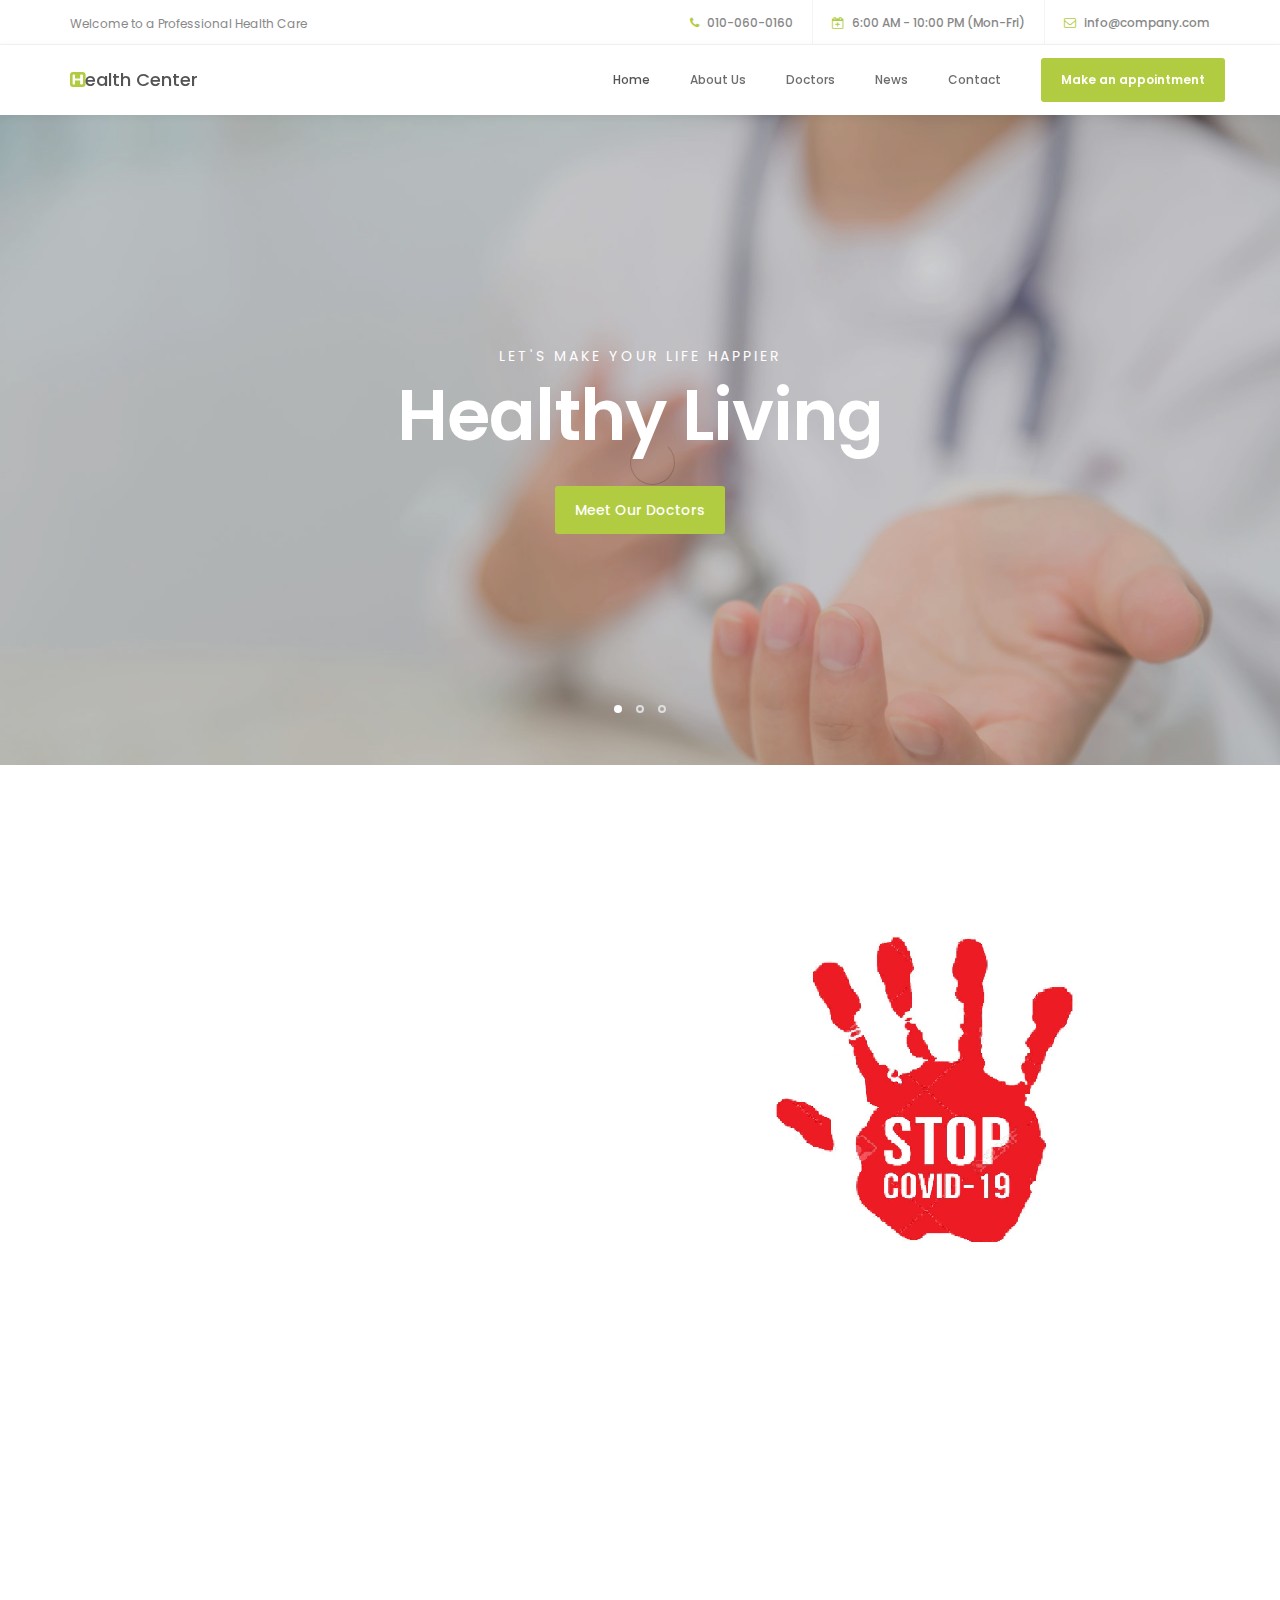
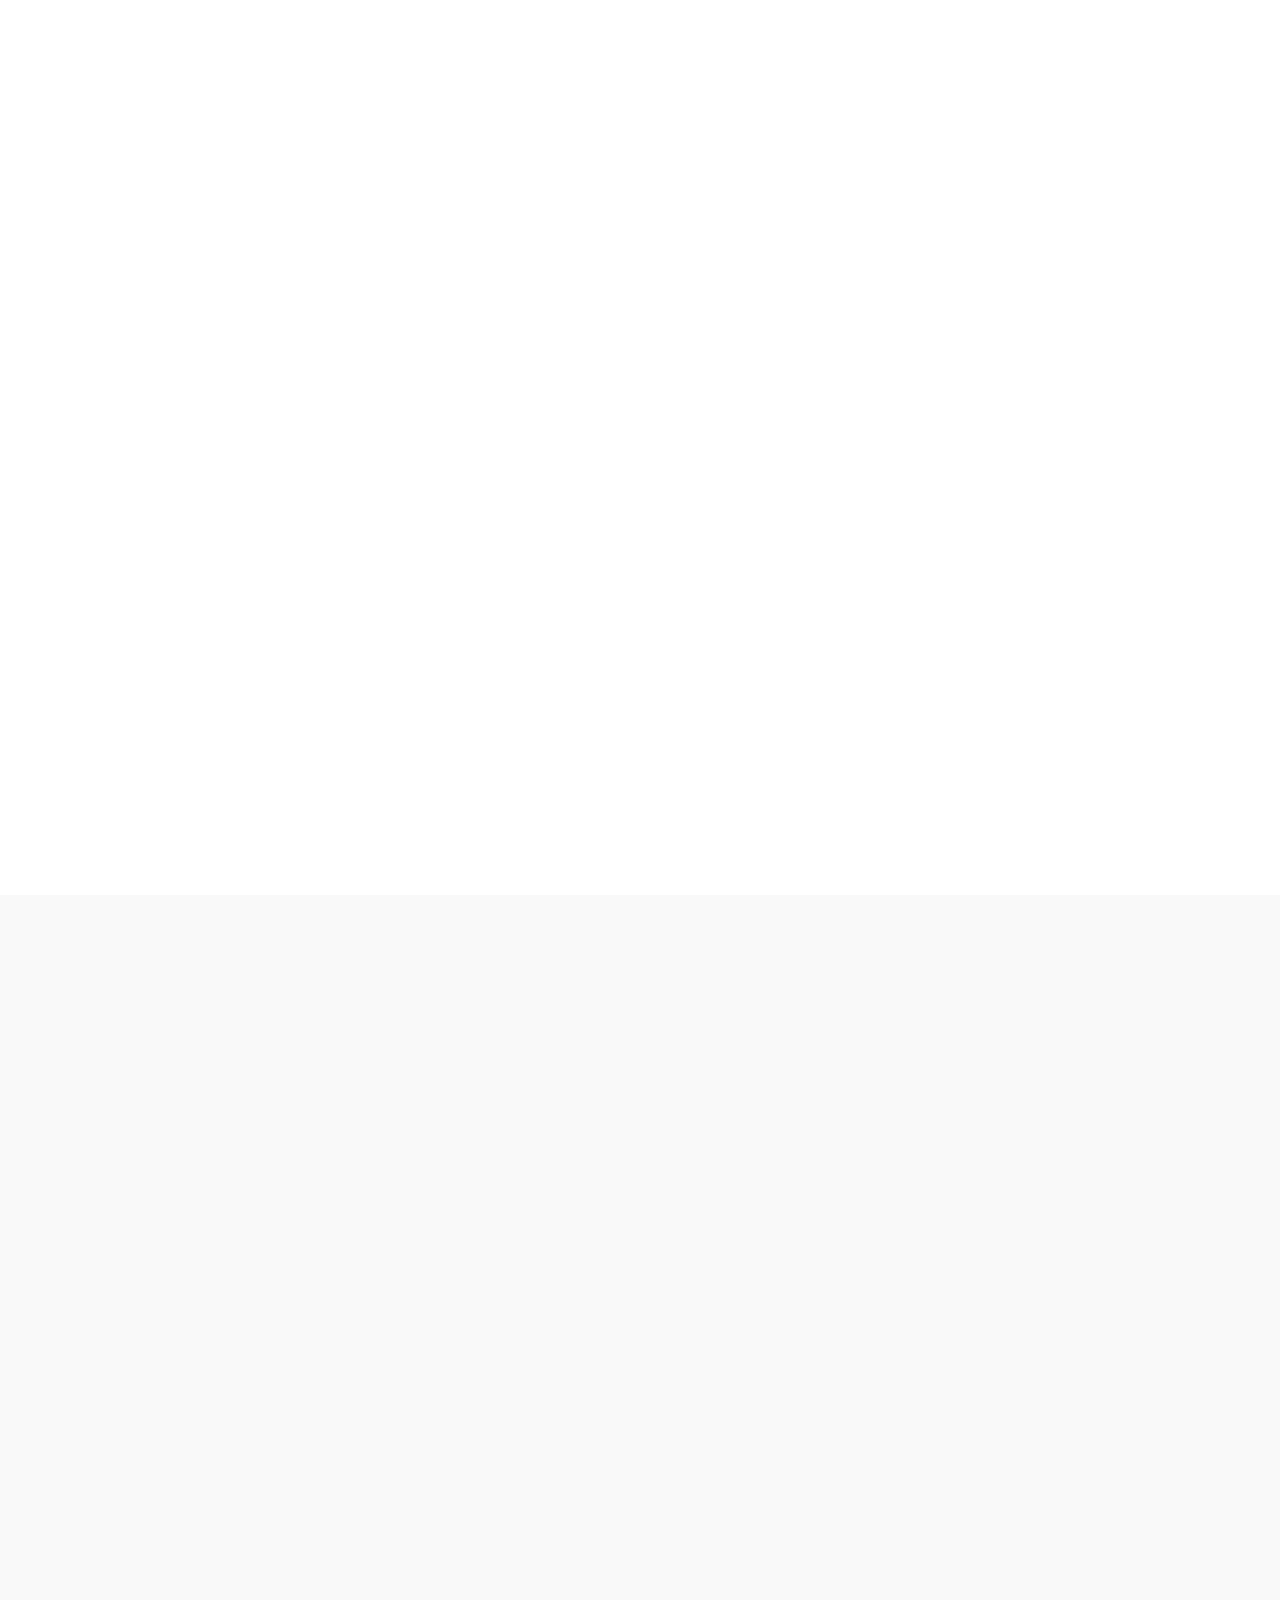
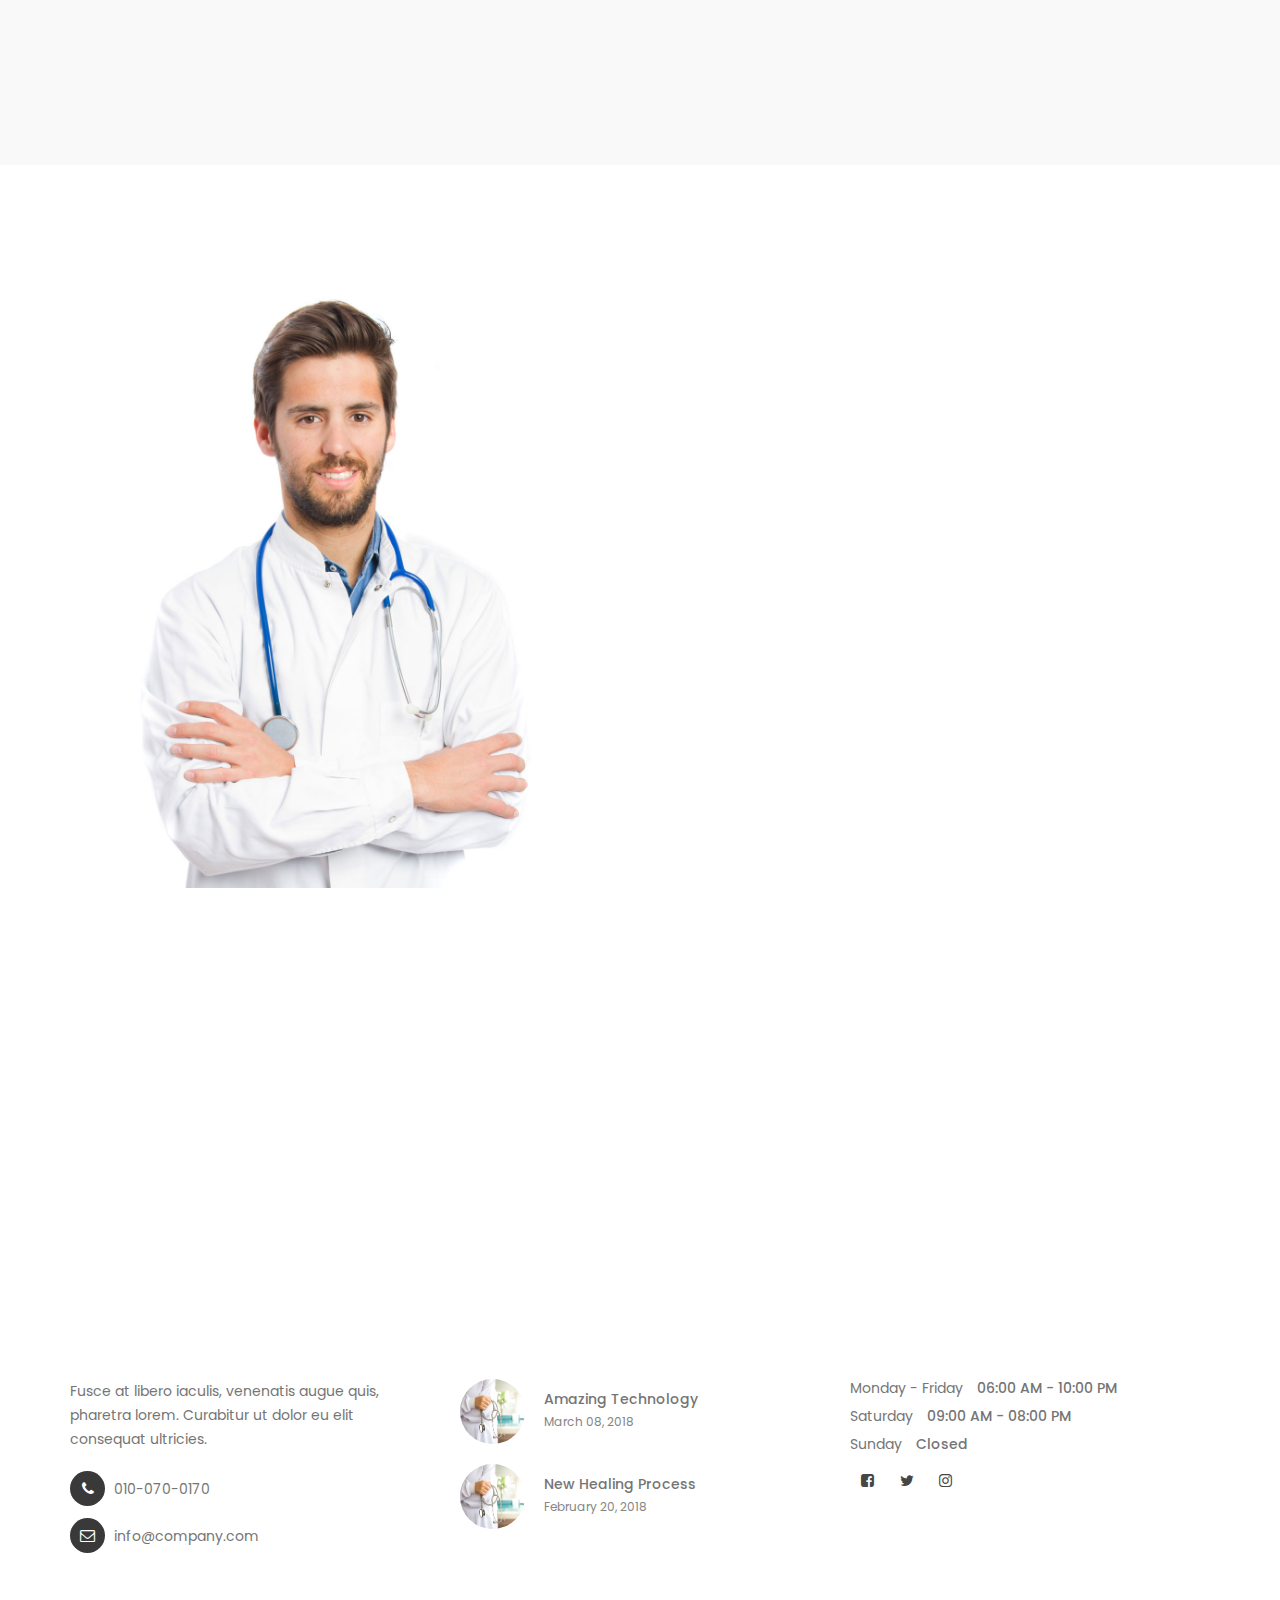
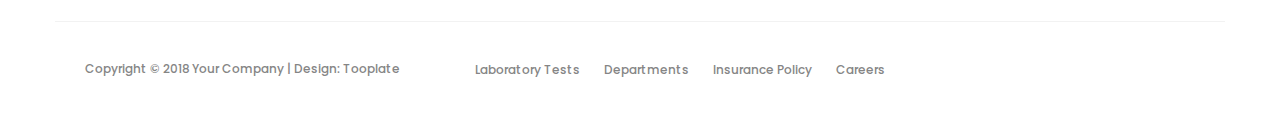
<file: PendeteksiCorona/index1.html>
<!DOCTYPE html>
<html lang="en">
<head>

     <title>Health - Medical Website Template</title>
<!--

Template 2098 Health

http://www.tooplate.com/view/2098-health

-->
     <meta charset="UTF-8">
     <meta http-equiv="X-UA-Compatible" content="IE=Edge">
     <meta name="description" content="">
     <meta name="keywords" content="">
     <meta name="author" content="Tooplate">
     <meta name="viewport" content="width=device-width, initial-scale=1, maximum-scale=1">

     <link rel="stylesheet" href="css/bootstrap.min.css">
     <link rel="stylesheet" href="css/font-awesome.min.css">
     <link rel="stylesheet" href="css/animate.css">
     <link rel="stylesheet" href="css/owl.carousel.css">
     <link rel="stylesheet" href="css/owl.theme.default.min.css">

     <!-- MAIN CSS -->
     <link rel="stylesheet" href="css/tooplate-style.css">

</head>
<body id="top" data-spy="scroll" data-target=".navbar-collapse" data-offset="50">

     <!-- PRE LOADER -->
     <section class="preloader">
          <div class="spinner">

               <span class="spinner-rotate"></span>
               
          </div>
     </section>


     <!-- HEADER -->
     <header>
          <div class="container">
               <div class="row">

                    <div class="col-md-4 col-sm-5">
                         <p>Welcome to a Professional Health Care</p>
                    </div>
                         
                    <div class="col-md-8 col-sm-7 text-align-right">
                         <span class="phone-icon"><i class="fa fa-phone"></i> 010-060-0160</span>
                         <span class="date-icon"><i class="fa fa-calendar-plus-o"></i> 6:00 AM - 10:00 PM (Mon-Fri)</span>
                         <span class="email-icon"><i class="fa fa-envelope-o"></i> <a href="#">info@company.com</a></span>
                    </div>

               </div>
          </div>
     </header>


     <!-- MENU -->
     <section class="navbar navbar-default navbar-static-top" role="navigation">
          <div class="container">

               <div class="navbar-header">
                    <button class="navbar-toggle" data-toggle="collapse" data-target=".navbar-collapse">
                         <span class="icon icon-bar"></span>
                         <span class="icon icon-bar"></span>
                         <span class="icon icon-bar"></span>
                    </button>

                    <!-- lOGO TEXT HERE -->
                    <a href="index.html" class="navbar-brand"><i class="fa fa-h-square"></i>ealth Center</a>
               </div>

               <!-- MENU LINKS -->
               <div class="collapse navbar-collapse">
                    <ul class="nav navbar-nav navbar-right">
                         <li><a href="#top" class="smoothScroll">Home</a></li>
                         <li><a href="#about" class="smoothScroll">About Us</a></li>
                         <li><a href="#team" class="smoothScroll">Doctors</a></li>
                         <li><a href="#news" class="smoothScroll">News</a></li>
                         <li><a href="#google-map" class="smoothScroll">Contact</a></li>
                         <li class="appointment-btn"><a href="#appointment">Make an appointment</a></li>
                    </ul>
               </div>

          </div>
     </section>


     <!-- HOME -->
     <section id="home" class="slider" data-stellar-background-ratio="0.5">
          <div class="container">
               <div class="row">

                         <div class="owl-carousel owl-theme">
                              <div class="item item-first">
                                   <div class="caption">
                                        <div class="col-md-offset-1 col-md-10">
                                             <h3>Let's make your life happier</h3>
                                             <h1>Healthy Living</h1>
                                             <a href="#team" class="section-btn btn btn-default smoothScroll">Meet Our Doctors</a>
                                        </div>
                                   </div>
                              </div>

                              <div class="item item-second">
                                   <div class="caption">
                                        <div class="col-md-offset-1 col-md-10">
                                             <h3>Aenean luctus lobortis tellus</h3>
                                             <h1>New Lifestyle</h1>
                                             <a href="#about" class="section-btn btn btn-default btn-gray smoothScroll">More About Us</a>
                                        </div>
                                   </div>
                              </div>

                              <div class="item item-third">
                                   <div class="caption">
                                        <div class="col-md-offset-1 col-md-10">
                                             <h3>Pellentesque nec libero nisi</h3>
                                             <h1>Your Health Benefits</h1>
                                             <a href="#news" class="section-btn btn btn-default btn-blue smoothScroll">Read Stories</a>
                                        </div>
                                   </div>
                              </div>
                         </div>

               </div>
          </div>
     </section>


     <!-- ABOUT -->
     <section id="about">
          <div class="container">
               <div class="row">

                    <div class="col-md-6 col-sm-6">
                         <div class="about-info">
                              <h2 class="wow fadeInUp" data-wow-delay="0.6s">Welcome to Your <i class="fa fa-h-square"></i>ealth Center</h2>
                              <div class="wow fadeInUp" data-wow-delay="0.8s">
                                   <p>Aenean luctus lobortis tellus, vel ornare enim molestie condimentum. Curabitur lacinia nisi vitae velit volutpat venenatis.</p>
                                   <p>Sed a dignissim lacus. Quisque fermentum est non orci commodo, a luctus urna mattis. Ut placerat, diam a tempus vehicula.</p>
                              </div>
                              <figure class="profile wow fadeInUp" data-wow-delay="1s">
                                   <img src="images/author-image.jpg" class="img-responsive" alt="">
                                   <figcaption>
                                        <h3>Dr. Neil Jackson</h3>
                                        <p>General Principal</p>
                                   </figcaption>
                              </figure>
                         </div>
                    </div>
                    
               </div>
          </div>
     </section>


     <!-- TEAM -->
     <section id="team" data-stellar-background-ratio="1">
          <div class="container">
               <div class="row">

                    <div class="col-md-6 col-sm-6">
                         <div class="about-info">
                              <h2 class="wow fadeInUp" data-wow-delay="0.1s">Our Doctors</h2>
                         </div>
                    </div>

                    <div class="clearfix"></div>

                    <div class="col-md-4 col-sm-6">
                         <div class="team-thumb wow fadeInUp" data-wow-delay="0.2s">
                              <img src="images/team-image1.jpg" class="img-responsive" alt="">

                                   <div class="team-info">
                                        <h3>Nate Baston</h3>
                                        <p>General Principal</p>
                                        <div class="team-contact-info">
                                             <p><i class="fa fa-phone"></i> 010-020-0120</p>
                                             <p><i class="fa fa-envelope-o"></i> <a href="#">general@company.com</a></p>
                                        </div>
                                        <ul class="social-icon">
                                             <li><a href="#" class="fa fa-linkedin-square"></a></li>
                                             <li><a href="#" class="fa fa-envelope-o"></a></li>
                                        </ul>
                                   </div>

                         </div>
                    </div>

                    <div class="col-md-4 col-sm-6">
                         <div class="team-thumb wow fadeInUp" data-wow-delay="0.4s">
                              <img src="images/team-image2.jpg" class="img-responsive" alt="">

                                   <div class="team-info">
                                        <h3>Jason Stewart</h3>
                                        <p>Pregnancy</p>
                                        <div class="team-contact-info">
                                             <p><i class="fa fa-phone"></i> 010-070-0170</p>
                                             <p><i class="fa fa-envelope-o"></i> <a href="#">pregnancy@company.com</a></p>
                                        </div>
                                        <ul class="social-icon">
                                             <li><a href="#" class="fa fa-facebook-square"></a></li>
                                             <li><a href="#" class="fa fa-envelope-o"></a></li>
                                             <li><a href="#" class="fa fa-flickr"></a></li>
                                        </ul>
                                   </div>

                         </div>
                    </div>

                    <div class="col-md-4 col-sm-6">
                         <div class="team-thumb wow fadeInUp" data-wow-delay="0.6s">
                              <img src="images/team-image3.jpg" class="img-responsive" alt="">

                                   <div class="team-info">
                                        <h3>Miasha Nakahara</h3>
                                        <p>Cardiology</p>
                                        <div class="team-contact-info">
                                             <p><i class="fa fa-phone"></i> 010-040-0140</p>
                                             <p><i class="fa fa-envelope-o"></i> <a href="#">cardio@company.com</a></p>
                                        </div>
                                        <ul class="social-icon">
                                             <li><a href="#" class="fa fa-twitter"></a></li>
                                             <li><a href="#" class="fa fa-envelope-o"></a></li>
                                        </ul>
                                   </div>

                         </div>
                    </div>
                    
               </div>
          </div>
     </section>


     <!-- NEWS -->
     <section id="news" data-stellar-background-ratio="2.5">
          <div class="container">
               <div class="row">

                    <div class="col-md-12 col-sm-12">
                         <!-- SECTION TITLE -->
                         <div class="section-title wow fadeInUp" data-wow-delay="0.1s">
                              <h2>Latest News</h2>
                         </div>
                    </div>

                    <div class="col-md-4 col-sm-6">
                         <!-- NEWS THUMB -->
                         <div class="news-thumb wow fadeInUp" data-wow-delay="0.4s">
                              <a href="news-detail.html">
                                   <img src="images/news-image1.jpg" class="img-responsive" alt="">
                              </a>
                              <div class="news-info">
                                   <span>March 08, 2018</span>
                                   <h3><a href="news-detail.html">About Amazing Technology</a></h3>
                                   <p>Maecenas risus neque, placerat volutpat tempor ut, vehicula et felis.</p>
                                   <div class="author">
                                        <img src="images/author-image.jpg" class="img-responsive" alt="">
                                        <div class="author-info">
                                             <h5>Jeremie Carlson</h5>
                                             <p>CEO / Founder</p>
                                        </div>
                                   </div>
                              </div>
                         </div>
                    </div>

                    <div class="col-md-4 col-sm-6">
                         <!-- NEWS THUMB -->
                         <div class="news-thumb wow fadeInUp" data-wow-delay="0.6s">
                              <a href="news-detail.html">
                                   <img src="images/news-image2.jpg" class="img-responsive" alt="">
                              </a>
                              <div class="news-info">
                                   <span>February 20, 2018</span>
                                   <h3><a href="news-detail.html">Introducing a new healing process</a></h3>
                                   <p>Fusce vel sem finibus, rhoncus massa non, aliquam velit. Nam et est ligula.</p>
                                   <div class="author">
                                        <img src="images/author-image.jpg" class="img-responsive" alt="">
                                        <div class="author-info">
                                             <h5>Jason Stewart</h5>
                                             <p>General Director</p>
                                        </div>
                                   </div>
                              </div>
                         </div>
                    </div>

                    <div class="col-md-4 col-sm-6">
                         <!-- NEWS THUMB -->
                         <div class="news-thumb wow fadeInUp" data-wow-delay="0.8s">
                              <a href="news-detail.html">
                                   <img src="images/news-image3.jpg" class="img-responsive" alt="">
                              </a>
                              <div class="news-info">
                                   <span>January 27, 2018</span>
                                   <h3><a href="news-detail.html">Review Annual Medical Research</a></h3>
                                   <p>Vivamus non nulla semper diam cursus maximus. Pellentesque dignissim.</p>
                                   <div class="author">
                                        <img src="images/author-image.jpg" class="img-responsive" alt="">
                                        <div class="author-info">
                                             <h5>Andrio Abero</h5>
                                             <p>Online Advertising</p>
                                        </div>
                                   </div>
                              </div>
                         </div>
                    </div>

               </div>
          </div>
     </section>


     <!-- MAKE AN APPOINTMENT -->
     <section id="appointment" data-stellar-background-ratio="3">
          <div class="container">
               <div class="row">

                    <div class="col-md-6 col-sm-6">
                         <img src="images/appointment-image.jpg" class="img-responsive" alt="">
                    </div>

                    <div class="col-md-6 col-sm-6">
                         <!-- CONTACT FORM HERE -->
                         <form id="appointment-form" role="form" method="post" action="#">

                              <!-- SECTION TITLE -->
                              <div class="section-title wow fadeInUp" data-wow-delay="0.4s">
                                   <h2>Make an appointment</h2>
                              </div>

                              <div class="wow fadeInUp" data-wow-delay="0.8s">
                                   <div class="col-md-6 col-sm-6">
                                        <label for="name">Name</label>
                                        <input type="text" class="form-control" id="name" name="name" placeholder="Full Name">
                                   </div>

                                   <div class="col-md-6 col-sm-6">
                                        <label for="email">Email</label>
                                        <input type="email" class="form-control" id="email" name="email" placeholder="Your Email">
                                   </div>

                                   <div class="col-md-6 col-sm-6">
                                        <label for="date">Select Date</label>
                                        <input type="date" name="date" value="" class="form-control">
                                   </div>

                                   <div class="col-md-6 col-sm-6">
                                        <label for="select">Select Department</label>
                                        <select class="form-control">
                                             <option>General Health</option>
                                             <option>Cardiology</option>
                                             <option>Dental</option>
                                             <option>Medical Research</option>
                                        </select>
                                   </div>

                                   <div class="col-md-12 col-sm-12">
                                        <label for="telephone">Phone Number</label>
                                        <input type="tel" class="form-control" id="phone" name="phone" placeholder="Phone">
                                        <label for="Message">Additional Message</label>
                                        <textarea class="form-control" rows="5" id="message" name="message" placeholder="Message"></textarea>
                                        <button type="submit" class="form-control" id="cf-submit" name="submit">Submit Button</button>
                                   </div>
                              </div>
                        </form>
                    </div>

               </div>
          </div>
     </section>


     <!-- GOOGLE MAP -->
     <section id="google-map">
     <!-- How to change your own map point
            1. Go to Google Maps
            2. Click on your location point
            3. Click "Share" and choose "Embed map" tab
            4. Copy only URL and paste it within the src="" field below
	-->
          <iframe src="https://www.google.com/maps/embed?pb=!1m18!1m12!1m3!1d3647.3030413476204!2d100.5641230193719!3d13.757206847615207!2m3!1f0!2f0!3f0!3m2!1i1024!2i768!4f13.1!3m3!1m2!1s0x0%3A0xf51ce6427b7918fc!2sG+Tower!5e0!3m2!1sen!2sth!4v1510722015945" width="100%" height="350" frameborder="0" style="border:0" allowfullscreen></iframe>
     </section>           


     <!-- FOOTER -->
     <footer data-stellar-background-ratio="5">
          <div class="container">
               <div class="row">

                    <div class="col-md-4 col-sm-4">
                         <div class="footer-thumb"> 
                              <h4 class="wow fadeInUp" data-wow-delay="0.4s">Contact Info</h4>
                              <p>Fusce at libero iaculis, venenatis augue quis, pharetra lorem. Curabitur ut dolor eu elit consequat ultricies.</p>

                              <div class="contact-info">
                                   <p><i class="fa fa-phone"></i> 010-070-0170</p>
                                   <p><i class="fa fa-envelope-o"></i> <a href="#">info@company.com</a></p>
                              </div>
                         </div>
                    </div>

                    <div class="col-md-4 col-sm-4"> 
                         <div class="footer-thumb"> 
                              <h4 class="wow fadeInUp" data-wow-delay="0.4s">Latest News</h4>
                              <div class="latest-stories">
                                   <div class="stories-image">
                                        <a href="#"><img src="images/news-image.jpg" class="img-responsive" alt=""></a>
                                   </div>
                                   <div class="stories-info">
                                        <a href="#"><h5>Amazing Technology</h5></a>
                                        <span>March 08, 2018</span>
                                   </div>
                              </div>

                              <div class="latest-stories">
                                   <div class="stories-image">
                                        <a href="#"><img src="images/news-image.jpg" class="img-responsive" alt=""></a>
                                   </div>
                                   <div class="stories-info">
                                        <a href="#"><h5>New Healing Process</h5></a>
                                        <span>February 20, 2018</span>
                                   </div>
                              </div>
                         </div>
                    </div>

                    <div class="col-md-4 col-sm-4"> 
                         <div class="footer-thumb">
                              <div class="opening-hours">
                                   <h4 class="wow fadeInUp" data-wow-delay="0.4s">Opening Hours</h4>
                                   <p>Monday - Friday <span>06:00 AM - 10:00 PM</span></p>
                                   <p>Saturday <span>09:00 AM - 08:00 PM</span></p>
                                   <p>Sunday <span>Closed</span></p>
                              </div> 

                              <ul class="social-icon">
                                   <li><a href="#" class="fa fa-facebook-square" attr="facebook icon"></a></li>
                                   <li><a href="#" class="fa fa-twitter"></a></li>
                                   <li><a href="#" class="fa fa-instagram"></a></li>
                              </ul>
                         </div>
                    </div>

                    <div class="col-md-12 col-sm-12 border-top">
                         <div class="col-md-4 col-sm-6">
                              <div class="copyright-text"> 
                                   <p>Copyright &copy; 2018 Your Company 
                                   
                                   | Design: Tooplate</p>
                              </div>
                         </div>
                         <div class="col-md-6 col-sm-6">
                              <div class="footer-link"> 
                                   <a href="#">Laboratory Tests</a>
                                   <a href="#">Departments</a>
                                   <a href="#">Insurance Policy</a>
                                   <a href="#">Careers</a>
                              </div>
                         </div>
                         <div class="col-md-2 col-sm-2 text-align-center">
                              <div class="angle-up-btn"> 
                                  <a href="#top" class="smoothScroll wow fadeInUp" data-wow-delay="1.2s"><i class="fa fa-angle-up"></i></a>
                              </div>
                         </div>   
                    </div>
                    
               </div>
          </div>
     </footer>

     <!-- SCRIPTS -->
     <script src="js/jquery.js"></script>
     <script src="js/bootstrap.min.js"></script>
     <script src="js/jquery.sticky.js"></script>
     <script src="js/jquery.stellar.min.js"></script>
     <script src="js/wow.min.js"></script>
     <script src="js/smoothscroll.js"></script>
     <script src="js/owl.carousel.min.js"></script>
     <script src="js/custom.js"></script>

</body>
</html>
</file>
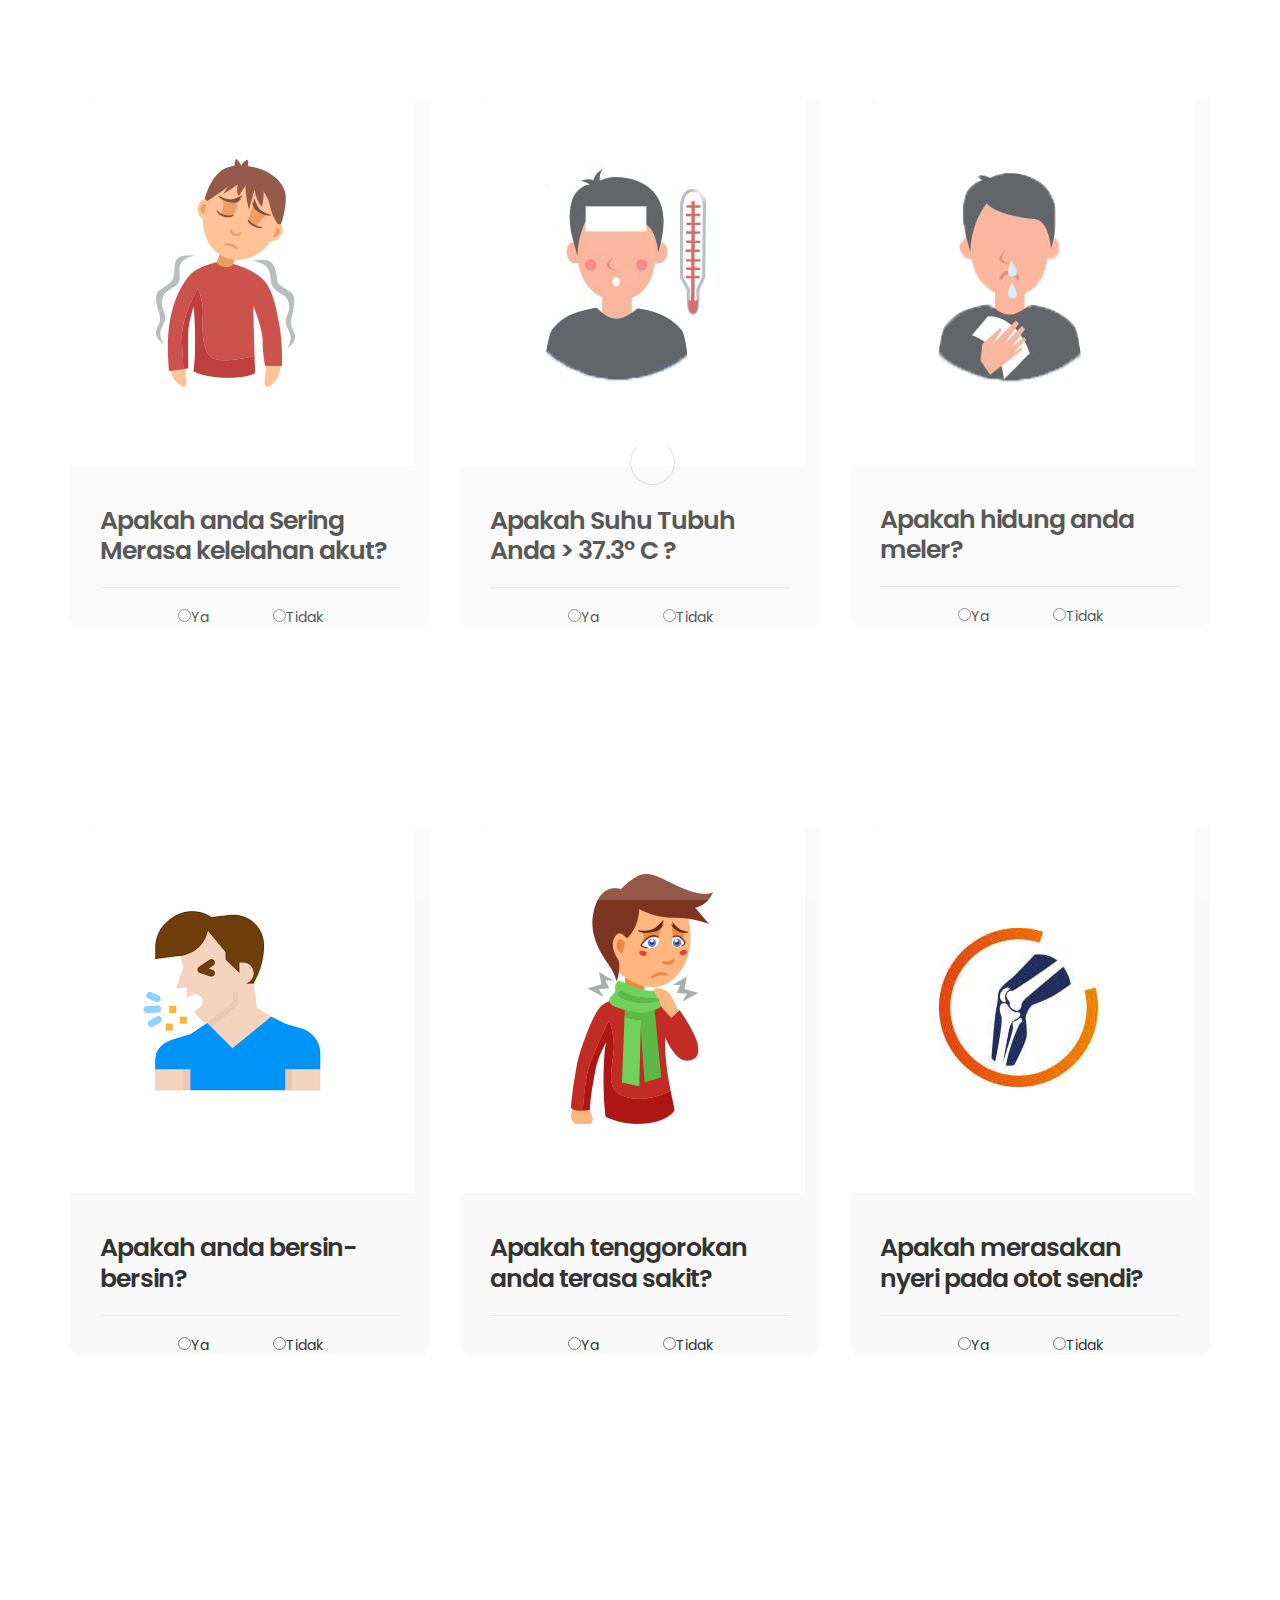
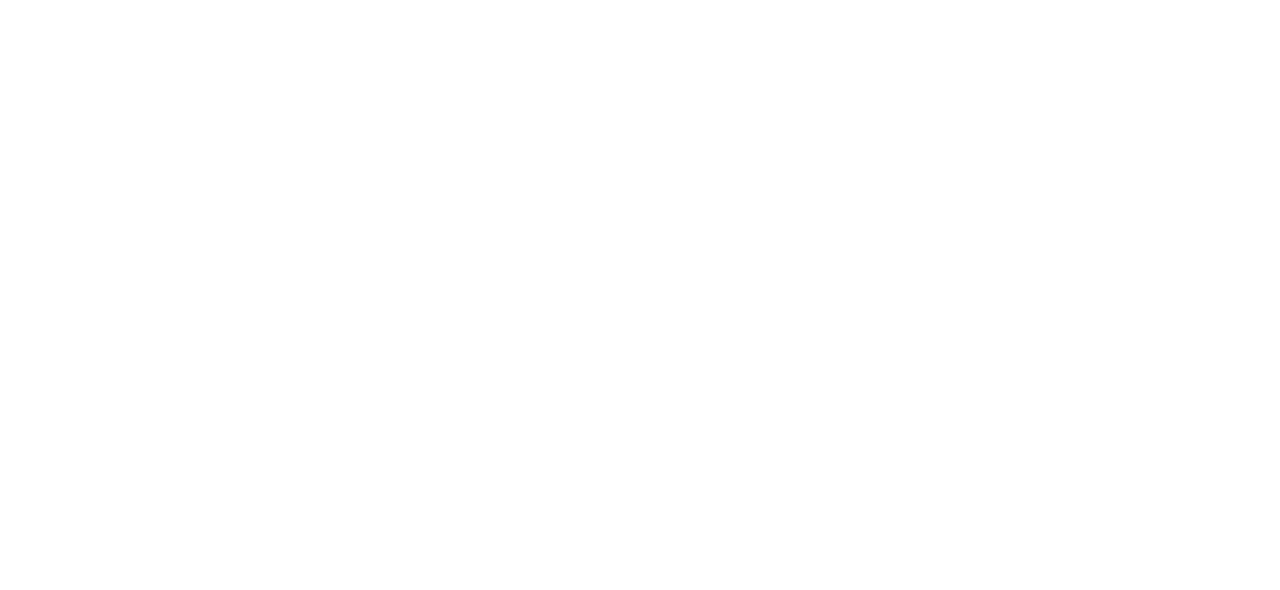
<file: PendeteksiCorona/tampilan22.html>
<!DOCTYPE html>
<html lang="en">
<head>

     <title>Health - Medical Website Template</title>
<!--

Template 2098 Health

http://www.tooplate.com/view/2098-health

-->
     <meta charset="UTF-8">
     <meta http-equiv="X-UA-Compatible" content="IE=Edge">
     <meta name="description" content="">
     <meta name="keywords" content="">
     <meta name="author" content="Tooplate">
     <meta name="viewport" content="width=device-width, initial-scale=1, maximum-scale=1">

     <link rel="stylesheet" href="css/bootstrap.min.css">
     <link rel="stylesheet" href="css/font-awesome.min.css">
     <link rel="stylesheet" href="css/animate.css">
     <link rel="stylesheet" href="css/owl.carousel.css">
     <link rel="stylesheet" href="css/owl.theme.default.min.css">

     <!-- MAIN CSS -->
     <link rel="stylesheet" href="css/tooplate-style.css">

</head>
<body id="top" data-spy="scroll" data-target=".navbar-collapse" data-offset="50">

     <!-- PRE LOADER -->
     <section class="preloader">
          <div class="spinner">

               <span class="spinner-rotate"></span>
               
          </div>
     </section>


     


     
     </section>


  


    


     <!-- TEAM -->
     <section id="team" data-stellar-background-ratio="1">
          <div class="container">
               <div class="row">

                    <div class="col-md-6 col-sm-6">
                         
                    </div>

                    <div class="clearfix"></div>

                    <div class="col-md-4 col-sm-6">
                         <div class="team-thumb wow fadeInUp" data-wow-delay="0.2s">
                              <img src="images/kelelahan.png" class="img-responsive" alt="">

                                   <div class="team-info">
                                        <h3>Apakah anda Sering Merasa kelelahan akut?</h3>
                                        <div class="team-contact-info">
                                             <center><input type='radio'  name='kelelahan' value='ya' />Ya 
                                                  <input type='radio' style="margin-left:60px;" name='kelelahan' value='tidak' />Tidak</center>
                                        </div>
                                        </ul>
                                   </div>

                         </div>
                    </div>

                    <div class="col-md-4 col-sm-6">
                         <div class="team-thumb wow fadeInUp" data-wow-delay="0.4s">
                              <img src="images/mampet.png" class="img-responsive" alt="">

                                   <div class="team-info">
                                        <h3>Apakah Suhu Tubuh Anda > 37.3&deg C ? </h3>
                                       
                                        <div class="team-contact-info">
                                            <center><input type='radio'  name='suhu' value='ya' />Ya 
                                             <input type='radio' style="margin-left:60px;" name='suhu' value='tidak' />Tidak</center>
                                        </div>
                                        
                                   </div>

                         </div>
                    </div>

                    <div class="col-md-4 col-sm-6">
                         <div class="team-thumb wow fadeInUp" data-wow-delay="0.6s">
                              <img src="images/meler.png" class="img-responsive" alt="">

                                   <div class="team-info">
                                        <h3>Apakah hidung anda meler?</h3>
                                        <div class="team-contact-info">
                                            <center><input type='radio'  name='meler' value='ya' />Ya 
                                            <input type='radio' style="margin-left:60px;" name='meler' value='tidak' />Tidak</center>
                                        </div>
                                        
                                   </div>

                         </div>
                    </div>
                    
               </div>
          </div>
     </section>
      <!-- TEAM -->
      <section id="team" data-stellar-background-ratio="1">
        <div class="container">
             <div class="row">

                  <div class="col-md-6 col-sm-6">
                       
                  </div>

                  <div class="clearfix"></div>

                  <div class="col-md-4 col-sm-6">
                       <div class="team-thumb wow fadeInUp" data-wow-delay="0.2s">
                            <img src="images/logobersin.png" class="img-responsive" alt="">

                                 <div class="team-info">
                                      <h3>Apakah anda bersin-bersin?</h3>
                                      <div class="team-contact-info">
                                        <center><input type='radio'  name='bersin' value='ya' />Ya 
                                             <input type='radio' style="margin-left:60px;" name='bersin' value='tidak' />Tidak</center>
                                      </div>
                                      
                                 </div>

                       </div>
                  </div>

                  <div class="col-md-4 col-sm-6">
                    <div class="team-thumb wow fadeInUp" data-wow-delay="0.6s">
                         <img src="images/tenggorokan.png" class="img-responsive" alt="">

                              <div class="team-info">
                                   <h3>Apakah tenggorokan anda terasa sakit?</h3>
                                   <div class="team-contact-info">
                                     <center><input type='radio'  name='tenggorokan' value='ya' />Ya 
                                          <input type='radio' style="margin-left:60px;" name='tenggorokan' value='tidak' />Tidak</center>
                                  
                              </div>

                    </div>
               </div>
               
          </div>
                  <div class="col-md-4 col-sm-6">
                       <div class="team-thumb wow fadeInUp" data-wow-delay="0.4s">
                            <img src="images/sendi.png" class="img-responsive" alt="">

                                 <div class="team-info">
                                      <h3>Apakah merasakan nyeri pada otot sendi?</h3>
                                      <div class="team-contact-info">
                                        <center><input type='radio'  name='otot' value='ya' />Ya 
                                             <input type='radio' style="margin-left:60px;" name='otot' value='tidak' />Tidak</center>
                                      </div>
                                      
                                 </div>

                       </div>
                  </div>

                  
        </div>
   </section>
    <!-- TEAM -->
    <section id="team" data-stellar-background-ratio="1">
        <div class="container">
             <div class="row">

                  <div class="col-md-6 col-sm-6">
                       
                  </div>

                  <div class="clearfix"></div>

                  <div class="col-md-4 col-sm-6">
                       <div class="team-thumb wow fadeInUp" data-wow-delay="0.2s">
                            <img src="images/sesak11.png" class="img-responsive" alt="">

                                 <div class="team-info">
                                      <h3>Apakah pernafasan anda pendek?</h3>
                                      <div class="team-contact-info">
                                        <center><input type='radio'  name='nafas' value='ya' />Ya 
                                             <input type='radio' style="margin-left:60px;" name='nafas' value='tidak' />Tidak</center>
                                      </div>
                                      
                                 </div>

                       </div>
                  </div>

                  <div class="col-md-4 col-sm-6">
                       <div class="team-thumb wow fadeInUp" data-wow-delay="0.4s">
                            <img src="images/berdahak.png" class="img-responsive" alt="">

                                 <div class="team-info">
                                      <h3>Dahak kental (kuning-kehijauan)?</h3>
                                      <div class="team-contact-info">
                                        <center><input type='radio'  name='dahak' value='ya' />Ya 
                                             <input type='radio' style="margin-left:60px;" name='dahak' value='tidak' />Tidak</center>
                                        </div>
                                      
                                 </div>

                       </div>
                  </div>

                  <div class="col-md-4 col-sm-6">
                       <div class="team-thumb wow fadeInUp" data-wow-delay="0.6s">
                            <img src="images/muntah1.png" class="img-responsive" alt="">

                                 <div class="team-info">
                                      <h3>Apakah anda muntah-muntah / Diare?</h3>
                                      <div class="team-contact-info">
                                        <center><input type='radio'  name='muntah' value='ya' />Ya 
                                             <input type='radio' style="margin-left:60px;" name='muntah' value='tidak' />Tidak</center>
                                      </div>
                                      
                                 </div>

                       </div>
                  </div>
                  
             </div>
        </div>
   </section>






     <!-- SCRIPTS -->
     <script src="js/jquery.js"></script>
     <script src="js/bootstrap.min.js"></script>
     <script src="js/jquery.sticky.js"></script>
     <script src="js/jquery.stellar.min.js"></script>
     <script src="js/wow.min.js"></script>
     <script src="js/smoothscroll.js"></script>
     <script src="js/owl.carousel.min.js"></script>
     <script src="js/custom.js"></script>

</body>
</html>
</file>
<file: PendeteksiCorona/css/tooplate-style.css>
/*

Template 2098 Health

http://www.tooplate.com/view/2098-health

*/

  @import url('https://fonts.googleapis.com/css?family=Poppins:400,500,600');

  body {
    background: #ffffff;
    font-family: 'Poppins', sans-serif;
    overflow-x: hidden;
  }


  /*---------------------------------------
     TYPOGRAPHY              
  -----------------------------------------*/

  h1,h2,h3,h4,h5,h6 {
    font-weight: 600;
    line-height: inherit;
  }

  h1,h2,h3,h4 {
    letter-spacing: -1px;
  }

  h5 {
    font-weight: 500;
  }

  h1 {
    color: #252525;
    font-size: 5em;
  }

  h2 {
    color: #272727;
    font-size: 3em;
    padding-bottom: 10px;
  }

  h3 {
    font-size: 1.8em;
    line-height: 1.2em;
    margin-bottom: 0;
  }

  h4 {
    color: #454545;
    font-size: 1.8em;
    padding-bottom: 2px;
  }

  h6 {
    letter-spacing: 0;
    font-weight: normal;
  }

  p {
    color: #757575;
    font-size: 14px;
    font-weight: normal;
    line-height: 24px;
  }


  /*---------------------------------------
     GENERAL               
  -----------------------------------------*/

  html{
    -webkit-font-smoothing: antialiased;
  }

  a {
    color: #252525;
    -webkit-transition: 0.5s;
    transition: 0.5s;
    text-decoration: none !important;
  }

  a:hover, a:active, a:focus {
    color: #a5c422;
    outline: none;
  }

  ::-webkit-scrollbar{
    width: 8px;
    height: 8px;
  }

  ::-webkit-scrollbar-thumb {
    cursor: pointer;
    background: #000000;
  }

  .section-title {
    padding-bottom: 20px;
  }

  .section-title h2 {
    margin-top: 0;
  }

  .section-btn {
    background: #a5c422;
    border: 0;
    border-radius: 3px;
    color: #ffffff;
    font-size: inherit;
    font-weight: 500;
    padding: 14px 20px;
    transition: transform 0.1s ease-in;
    transform: translateX(0);
  }

  .section-btn:hover {
    transform: translateY(-5px);
  }

  .text-align-right {
    text-align: right;
  }

  .text-align-center {
    text-align: center;
  }

  .border-top {
    border-top: 1px solid #f2f2f2;
    margin-top: 4em;
    padding-top: 2.5em;
  }

  .btn-gray {
    background: #393939;
  }

  .btn-blue {
    background: #4267b2;
  }

  .news-thumb {
    background: #ffffff;
    border-radius: 10px;
  }
  .news-thumb img {
    border-radius: 10px 10px 0 0;
  }

  .news-info {
    padding: 30px;
    text-align: left;
  }
  .news-info span {
    display: block;
    letter-spacing: 0.5px;
  }
  .news-info h3 {
    margin-top: 10px;
    margin-bottom: 10px;
  }

  .author {
    border-top: 1px solid #f0f0f0;
    padding-top: 1.5em;
    margin-top: 2em;
  }
  .author img,
  .author .author-info {
    display: inline-block;
    vertical-align: top;
  }
  .author-info h5 {
    margin-bottom: 0;
  }
  .author img {
    border-radius: 100%;
    width: 50px;
    height: 50px;
    margin-right: 10px;
  }


  #about, #team, #news,
  #news-detail {
    position: relative;
    padding-top: 100px;
    padding-bottom: 100px;
  }

  #news, #service {
    text-align: center;
  }

  #google-map {
    line-height: 0;
    margin: 0;
    padding: 0;
  }


  /*---------------------------------------
       PRE LOADER              
  -----------------------------------------*/

  .preloader {
    position: fixed;
    top: 0;
    left: 0;
    width: 100%;
    height: 100%;
    z-index: 99999;
    display: flex;
    flex-flow: row nowrap;
    justify-content: center;
    align-items: center;
    background: none repeat scroll 0 0 #ffffff;
  }

  .spinner {
    border: 1px solid transparent;
    border-radius: 3px;
    position: relative;
  }

  .spinner:before {
    content: '';
    box-sizing: border-box;
    position: absolute;
    top: 50%;
    left: 50%;
    width: 45px;
    height: 45px;
    margin-top: -10px;
    margin-left: -10px;
    border-radius: 50%;
    border: 1px solid #575757;
    border-top-color: #ffffff;
    animation: spinner .9s linear infinite;
  }

  @-webkit-@keyframes spinner {
    to {transform: rotate(360deg);}
  }

  @keyframes spinner {
    to {transform: rotate(360deg);}
  }



  /*---------------------------------------
      MENU              
  -----------------------------------------*/

  header {
    background: #ffffff;
    border-bottom: 1px solid #f2f2f2;
    display: flex;
    height: 45px;
  }

  header .col-md-8 {
    padding-right: 0;
  }

  header p,
  header span {
    font-size: 12px;
    line-height: 24px;
    padding-top: 12px;
  }

  header a,
  header span {
    color: #747474;
  }

  header span {
    font-weight: 500;
    display: inline-block;
    padding: 11px 15px;
  }

  header span.date-icon {
    border-left: 1px solid #f2f2f2;
    border-right: 1px solid #f2f2f2;
    padding-right: 19px;
    padding-left: 19px;
  }

  header span i {
    color: #a5c422;
    margin-right: 5px;
  }



  /*---------------------------------------
      MENU              
  -----------------------------------------*/

  .navbar-default {
    background: #ffffff;
    box-shadow: 0 2px 8px rgba(0,0,0,.075);
    border: none;
    margin-bottom: 0;
    padding: 10px;
  }

  .navbar-default .navbar-brand {
    color: #393939;
    font-weight: 500;
  }

  .navbar-default .navbar-brand .fa {
    color: #a5c422;
  }

  .navbar-default .navbar-nav li.appointment-btn {
    margin: 3px 0 0 20px;
  }

  .navbar-default .navbar-nav li.appointment-btn a {
    background: #a5c422;
    border-radius: 3px;
    color: #ffffff;
    font-weight: 600;
    padding-top: 12px;
    padding-bottom: 12px;
  }

  .navbar-default .navbar-nav li.appointment-btn a:hover {
    background: #4267b2;
    color: #ffffff !important;
  }

  .navbar-default .navbar-nav li a {
    color: #555555;
    font-size: 12px;
    font-weight: 500;
    padding-right: 20px;
    padding-left: 20px;
    -webkit-transition: all ease-in-out 0.4s;
    transition: all ease-in-out 0.4s;
  }

  .navbar-default .navbar-nav > li a:hover {
    color: #393939 !important;
  }

  .navbar-default .navbar-nav > li > a:hover,
  .navbar-default .navbar-nav > li > a:focus {
    color: #555555;
    background-color: transparent;
  }

  .navbar-default .navbar-nav > .active > a,
  .navbar-default .navbar-nav > .active > a:hover,
  .navbar-default .navbar-nav > .active > a:focus {
    color: #393939;
    background-color: transparent;
  }

  .navbar-default .navbar-toggle {
    border: none;
    padding-top: 10px;
  }

  .navbar-default .navbar-toggle .icon-bar {
    background: #393939;
    border-color: transparent;
  }

  .navbar-default .navbar-toggle:hover,
  .navbar-default .navbar-toggle:focus { 
    background-color: transparent;
  }



  /*---------------------------------------
      HOME              
  -----------------------------------------*/

  #home h1 {
    color: #ffffff;
    padding-bottom: 10px;
    margin-top: 0;
  }

  #home h3 {
    color: #ffffff;
    font-size: 14px;
    font-weight: normal;
    line-height: inherit;
    letter-spacing: 3px;
    text-transform: uppercase;
    margin: 0;
  }

  .slider .container {
    width: 100%;
  }

  .slider .owl-dots {
      position: absolute;
      top: 575px;
      width: 100%;
      justify-content: center;
  }

  .owl-theme .owl-dots .owl-dot span {
    width: 8px;
    height: 8px;
    margin: 5px 7px;
    border: 2px solid #d9d9d9;
    background: transparent;
    display: block;
    -webkit-backface-visibility: visible;
    transition: opacity 200ms ease;
    border-radius: 30px;
  }

  .owl-theme .owl-dots .owl-dot.active span, .owl-theme .owl-dots .owl-dot:hover span {
    background-color: #ffffff;
    border-color: transparent;
  }

  .slider .caption {
    display: flex;
    justify-content: center;
    flex-direction: column;
    text-align: center;
    background-color: rgba(20,20,20,0.2);
    height: 100%;
    color: #fff;
    cursor: e-resize;
  }

  .slider .item {
    background-position: inherit;
    background-repeat: no-repeat;
    background-attachment: local;
    background-size: cover;
    height: 650px;
  }

  .slider .item-first {
    background-image: url(../images/slider1.jpg);
  }

  .slider .item-second {
    background-image: url(../images/slider2.jpg);
  }

  .slider .item-third {
    background-image: url(../images/slider3.jpg);
  }


  /*---------------------------------------
      ABOUT              
  -----------------------------------------*/

  #about {
    background: url('../images/stop.png') no-repeat top center;
    background-size: cover;
    padding-top: 150px;
    padding-bottom: 150px;
  }

  .profile img,
  .profile figcaption {
    display: inline-block;
    vertical-align: top;
    margin-top: 1em;
  }
  .profile img {
    border-radius: 100%;
    width: 65px;
    height: 65px;
    margin-right: 1em;
  }
  .profile figcaption h3 {
    margin-top: 0;
  }

  #about h6 {
    color: #858585;
    margin: 0;
  }



  /*---------------------------------------
      TEAM MEMBERS              
  -----------------------------------------*/

  .team-thumb {
    background-color: #f9f9f9;
    border-radius: 0 0 10px 10px;
    position: relative;
    overflow: hidden;
    cursor: pointer;
  }

  .team-info {
    padding: 20px 30px 0 30px;
  }

  .team-contact-info {
    border-top: 1px solid #e9e9e9;
    padding-top: 1.2em;
    margin-top: 1.5em;
  }

  .team-contact-info .fa {
    margin-right: 5px;
    display: inline-block;
  }

  .team-contact-info p {
    margin-bottom: 2px;
  }

  .team-contact-info a {
    color: #757575;
  }

  .team-thumb .social-icon li {
    font-weight: 500;
  }

  .team-thumb .social-icon li a {
    background: #ffffff;
    border-radius: 100%;
    font-size: 20px;
    width: 50px;
    height: 50px;
    line-height: 50px;
    margin: 0 2px 0 2px;
  }

  .team-thumb .social-icon {
    opacity: 0;
    transform: translateY(100%);
    transition: 0.5s 0.2s;
    text-align: center;
    position: relative;
    top: 0;
  }

  .team-thumb:hover .social-icon {
    opacity: 1;
    transition-delay: 0.3s;
    transform: translateY(0px);
    top: -22em;
  }



  /*---------------------------------------
     SERVICE              
  -----------------------------------------*/

  #service {
    background: #a5c422;
  }

  #service h2,
  #service h4 {
    color: #ffffff;
  }

  #service p {
    color: #d9d9d9;
  }

  #service .service-thumb {
    padding: 0 22px;
  }

  #service .fa {
    font-size: 50px;
    margin-bottom: 10px;
    background: #ffffff;
    color: #a5c422;
    width: 120px;
    height: 120px;
    line-height: 120px;
    border-radius: 100%;
  }


  /*---------------------------------------
      NEWS             
  -----------------------------------------*/

  #news, #news-detail {
    background: #f9f9f9;
  }

  #news-detail blockquote {
    margin: 30px 0;
  }

  .news-detail-thumb .news-image img {
    border-radius: 10px;
  }

  .news-detail-thumb h3 {
    margin-bottom: 8px;
  }

  .news-image {
    margin-bottom: 30px;
    position: relative;
  }

  .news-image img {
    width: 100%;
  }

  .news-detail-thumb ul {
    margin: 32px 12px 22px 0px;
  }

  .news-detail-thumb ul li {
    list-style: circle;
    font-weight: normal;
    padding: 6px 12px 6px 0px;
  }

  .news-sidebar {
    margin-top: 16px;
  }

  .news-social-share {
    text-align: center;
    padding-top: 22px;
  }

  .news-social-share .btn {
    border-radius: 100px;
    border: none;
    font-size: 10px;
    font-weight: 600;
    margin: 2px 6px;
    padding: 8px 14px;
  }

  .news-social-share .btn-primary {
    background: #3b5998;
  }

  .news-social-share .btn-success {
    background: #1da1f2;
  }

  .news-social-share .btn-danger {
    background: #dd4b39;
  }

  .news-social-share a .fa {
    padding-right: 4px;
  }

  .recent-post {
    padding-top: 2px;
    padding-bottom: 18px;
  }

  .recent-post .media img {
    border-radius: 100%;
    width: 80px;
    height: 80px;
    margin-right: 5px;
  }

  .recent-post .media-heading {
    font-size: 16px;
    font-weight: 500;
    line-height: inherit;
    margin-top: 5px;
  }

  .news-categories {
    margin-top: 8px;
  }

  .news-categories li a {
    color: #2b2b2b;
  }

  .news-ads {
    background: #ffffff;
    border-right: 4px solid #2b2b2b;
    padding: 42px;
    text-align: center;
    margin: 26px 0 26px 0;
  }

  .news-ads.sidebar-ads {
    border-left: 4px solid #2b2b2b;
    border-right: 0px;
  }

  .news-ads h4 {
    font-size: 18px;
  }

  .news-tags h4 {
    padding-bottom: 6px;
  }

  .news-categories li,
  .news-tags li {
    list-style: none;
    display: inline-block;
    margin: 4px;
  }

  .news-tags li a {
    background: #393939;
    border-radius: 50px;
    color: #ffffff;
    display: inline-block;
    font-size: 12px;
    font-weight: 500;
    text-decoration: none;
    float: left;
    min-width: 30px;
    padding: 6px 12px;
    -webkit-transition: all ease-in-out 0.4s;
    transition: all ease-in-out 0.4s;
  }

  .news-tags li a:hover {
    background: #4267b2;
  }



  /*---------------------------------------
      APPOINTMENT             
  -----------------------------------------*/

  #appointment {
    padding-top: 100px;
  }

  #appointment label {
    color: #393939;
    font-weight: 500;
  }

  #appointment .form-control {
    background: #f9f9f9;
    border: none;
    border-radius: 3px;
    box-shadow: none;
    font-size: 14px;
    font-weight: normal;
    margin-bottom: 15px;
    transition: all ease-in-out 0.4s;
  }

  #appointment input,
  #appointment select {
    height: 45px;
  }

  #appointment button#cf-submit {
    background: #a5c422;
    color: #ffffff;
    font-weight: 600;
    height: 55px;
  }

  #appointment button#cf-submit:hover {
    background: #393939;
    color: #ffffff;
  }


  /*---------------------------------------
     FOOTER              
  -----------------------------------------*/

  footer {
    padding-top: 80px;
    padding-bottom: 40px;
  }

  footer h4 {
    padding-bottom: 5px;
  }

  footer a {
    color: #757575;
  }

  footer a:hover {
    color: #4267b2;
  }

  .contact-info {
    padding-top: 10px;
  }

  .contact-info .fa {
    background: #393939;
    border-radius: 100%;
    color: #ffffff;
    font-size: 15px;
    width: 35px;
    height: 35px;
    line-height: 35px;
    text-align: center;
    margin-right: 5px;
    margin-bottom: 2px;
  }

  .latest-stories {
    margin-bottom: 20px;
  }

  .stories-image,
  .stories-info {
    display: inline-block;
    vertical-align: top;
  }

  .stories-image img {
    border-radius: 100%;
    width: 65px;
    height: 65px;
  }

  .stories-info {
    margin-left: 15px;
  }

  .stories-info h5 {
    margin-bottom: 2px;
  }

  .stories-info span {
    color: #858585;
    font-size: 12px;
  }

  .opening-hours p {
    line-height: 18px;
  }

  .opening-hours span {
    font-weight: 500;
    display: inline-block;
    padding-left: 10px;
  }

  .copyright-text p,
  .footer-link a {
    color: #858585;
    font-size: 12px;
    font-weight: 500;
  }

  .footer-link a {
    font-size: 12px;
    display: inline-block;
    padding: 0 10px;
    margin-top: 4px;
  }

  .angle-up-btn {
    position: relative;
    bottom: 4em;
    display: block;
  }

  .angle-up-btn a {
    background: #ffffff;
    border: 1px solid #f2f2f2;
    border-radius: 3px;
    font-size: 20px;
    color: #393939;
    display: inline-block;
    text-align: center;
    width: 40px;
    height: 40px;
    line-height: 38px;
    transition: transform 0.1s ease-in;
    transform: translateX(0);
  }

  .angle-up-btn a:hover {
    background: #4267b2;
    color: #ffffff;
    transform: translateY(-5px);
  }


  /*---------------------------------------
     SOCIAL ICON              
  -----------------------------------------*/

  .social-icon {
    position: relative;
    padding: 0;
    margin: 0;
  }

  .social-icon li {
    display: inline-block;
    list-style: none;
  }

  .social-icon li a {
    border-radius: 100px;
    color: #464646;
    font-size: 15px;
    width: 35px;
    height: 35px;
    line-height: 35px;
    text-decoration: none;
    text-align: center;
    transition: all 0.4s ease-in-out;
    position: relative;
  }

  .social-icon li a:hover {
    background: #4267b2;
    color: #ffffff;
  }


  /*---------------------------------------
     RESPONSIVE STYLES              
  -----------------------------------------*/

  @media only screen and (max-width: 1200px) {
    h1 {
      font-size: 4em;
    }
    h2 {
      font-size: 2.5em;
    }
    h3 {
      font-size: 1.5em;
    }

    header {
      height: inherit;
    }
    header span.date-icon {
      border: 0;
      padding-right: 0;
      padding-left: 0;
    }
    header span.email-icon {
      padding-top: 0;
    }

    .navbar-default .navbar-nav li a {
      padding-right: 15px;
      padding-left: 15px;
    }
  }

  @media only screen and (max-width: 992px) {
    .slider .item {
      background-position: center;
    }

    header {
      padding-bottom: 10px;
    }
    header .text-align-right {
      text-align: left;
    }
    header span {
      padding-top: 0;
      padding-left: 0;
      padding-bottom: 0;
    }
  }

  @media only screen and (max-width: 767px) {
    .navbar-default .navbar-collapse, .navbar-default .navbar-form {
      border-color: transparent;
    }
    .navbar-default .navbar-nav li.appointment-btn {
      margin-left: 15px;
    }
    .navbar-default .navbar-nav li a {
      display: inline-block;
      padding-top: 8px;
      padding-bottom: 8px;
    }

    .news-sidebar {
      margin-top: 2em;
    }

    #appointment-form {
      padding-top: 4em;
      padding-bottom: 4em;
    }

    footer {
      padding-top: 60px;
      padding-bottom: 0;
    }
    .footer-thumb {
      padding-bottom: 10px;
    }

    .border-top {
      text-align: center;
    }

    .copyright-text {
      margin-top: 10px;
    }

    .angle-up-btn {
      bottom: 10em;
    }
  }

  @media only screen and (max-width: 639px) {
    h1 {
      font-size: 3em;
      line-height: 1.2em;
    }
    h2 {
      font-size: 2.1em;
    }
    h4 {
      font-size: 1.4em;
    }

    #home h3 {
      font-size: 11px;
      letter-spacing: 1px;
    }

  }
</file>
